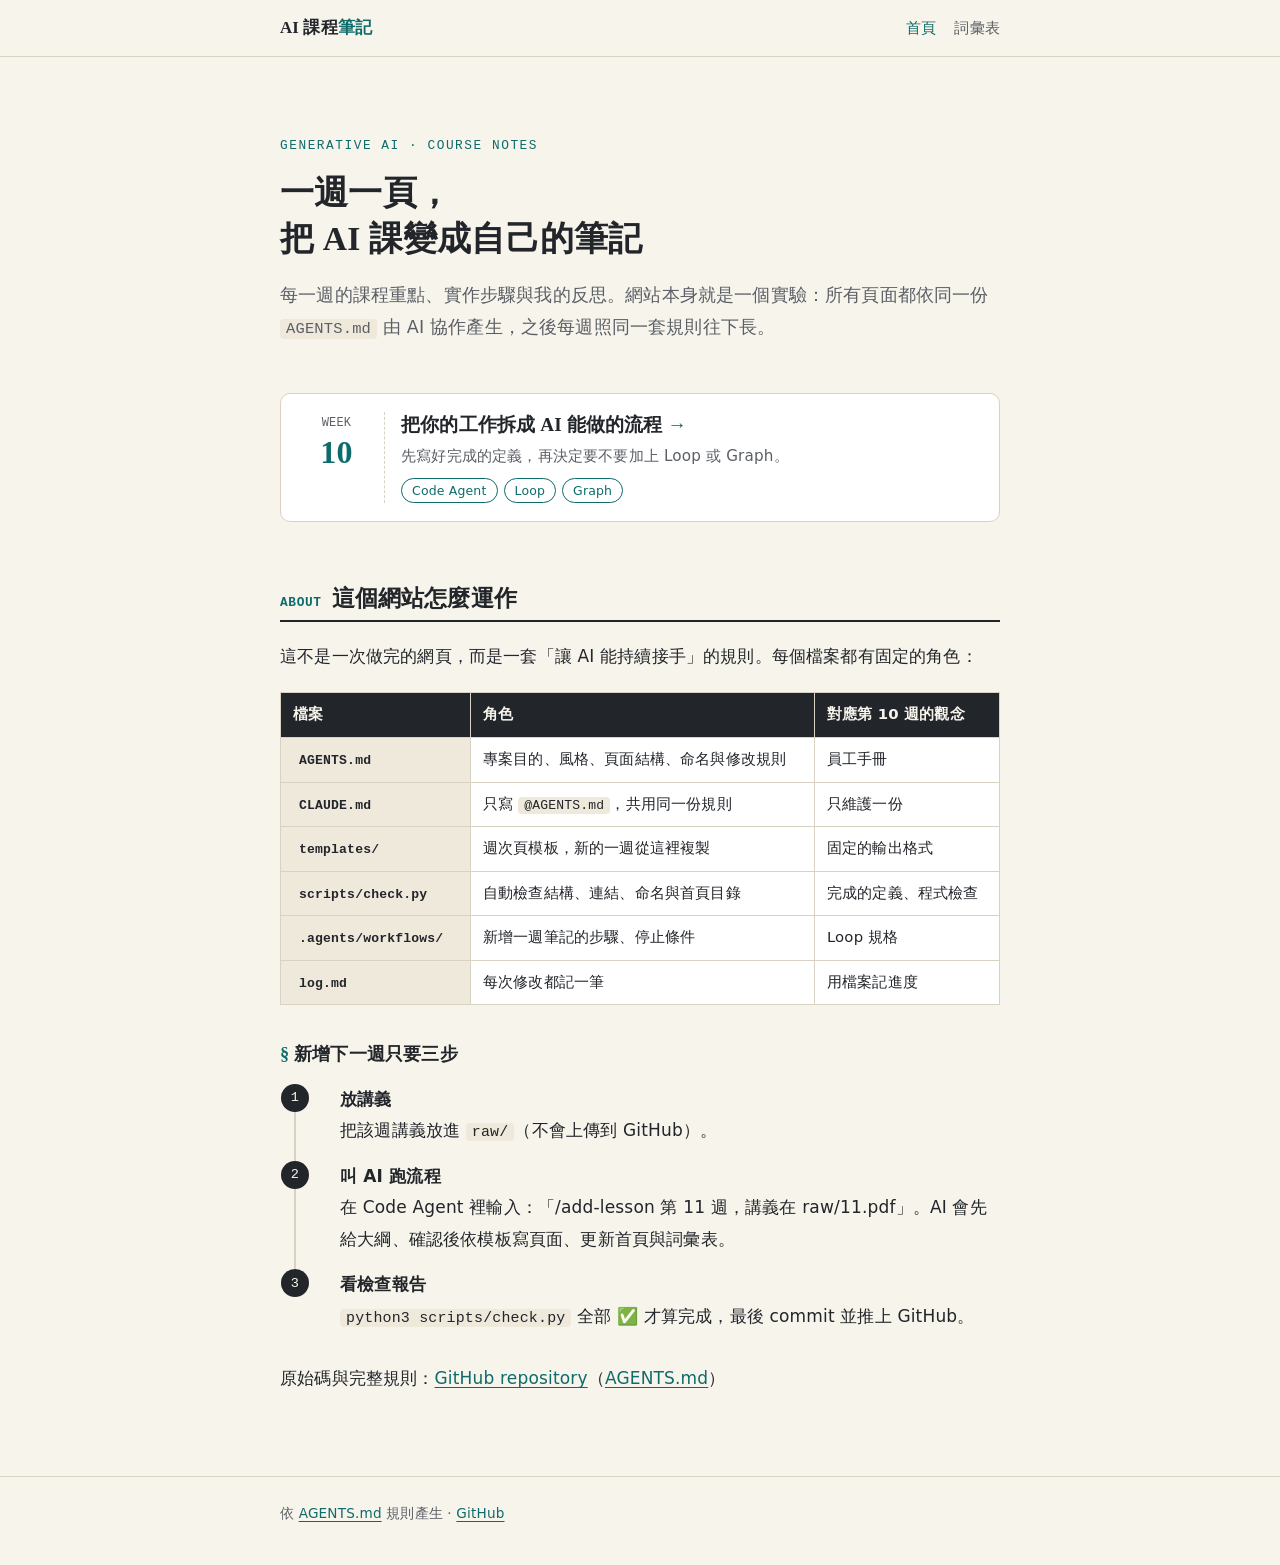
<file: index.html>
<!DOCTYPE html>
<html lang="zh-Hant-TW">
<head>
  <meta charset="utf-8">
  <meta name="viewport" content="width=device-width, initial-scale=1">
  <title>AI 課程筆記｜一週一頁的生成式 AI 課程整理</title>
  <meta name="description" content="生成式 AI 課程的每週筆記，依 AGENTS.md 規則由 AI 協作產生，一週一頁。">
  <link rel="stylesheet" href="assets/style.css">
</head>
<body>
  <header class="site-header">
    <div class="inner">
      <a class="brand" href="index.html">AI 課程<span>筆記</span></a>
      <nav class="site-nav">
        <a href="index.html" aria-current="page">首頁</a>
        <a href="glossary.html">詞彙表</a>
      </nav>
    </div>
  </header>

  <main>
    <div class="home-hero">
      <p class="eyebrow">Generative AI · Course Notes</p>
      <h1>一週一頁，<br>把 AI 課變成自己的筆記</h1>
      <p class="lead">每一週的課程重點、實作步驟與我的反思。網站本身就是一個實驗：所有頁面都依同一份 <code>AGENTS.md</code> 由 AI 協作產生，之後每週照同一套規則往下長。</p>
    </div>

    <ol class="lesson-list">
      <li class="lesson-card" data-week="10">
        <div class="week">WEEK<b>10</b></div>
        <div>
          <h2><a href="lessons/week-10-workflow-design.html">把你的工作拆成 AI 能做的流程</a></h2>
          <p>先寫好完成的定義，再決定要不要加上 Loop 或 Graph。</p>
          <ul class="tags">
            <li>Code Agent</li>
            <li>Loop</li>
            <li>Graph</li>
          </ul>
        </div>
      </li>
    </ol>

    <section id="how">
      <h2><span class="num">ABOUT</span>這個網站怎麼運作</h2>
      <p>這不是一次做完的網頁，而是一套「讓 AI 能持續接手」的規則。每個檔案都有固定的角色：</p>
      <div class="table-wrap">
        <table class="compare">
          <thead>
            <tr><th>檔案</th><th>角色</th><th>對應第 10 週的觀念</th></tr>
          </thead>
          <tbody>
            <tr><th><code>AGENTS.md</code></th><td>專案目的、風格、頁面結構、命名與修改規則</td><td>員工手冊</td></tr>
            <tr><th><code>CLAUDE.md</code></th><td>只寫 <code>@AGENTS.md</code>，共用同一份規則</td><td>只維護一份</td></tr>
            <tr><th><code>templates/</code></th><td>週次頁模板，新的一週從這裡複製</td><td>固定的輸出格式</td></tr>
            <tr><th><code>scripts/check.py</code></th><td>自動檢查結構、連結、命名與首頁目錄</td><td>完成的定義、程式檢查</td></tr>
            <tr><th><code>.agents/workflows/</code></th><td>新增一週筆記的步驟、停止條件</td><td>Loop 規格</td></tr>
            <tr><th><code>log.md</code></th><td>每次修改都記一筆</td><td>用檔案記進度</td></tr>
          </tbody>
        </table>
      </div>

      <h3>新增下一週只要三步</h3>
      <ol class="steps">
        <li><strong>放講義</strong>把該週講義放進 <code>raw/</code>（不會上傳到 GitHub）。</li>
        <li><strong>叫 AI 跑流程</strong>在 Code Agent 裡輸入：「/add-lesson 第 11 週，講義在 raw/11.pdf」。AI 會先給大綱、確認後依模板寫頁面、更新首頁與詞彙表。</li>
        <li><strong>看檢查報告</strong><code>python3 scripts/check.py</code> 全部 ✅ 才算完成，最後 commit 並推上 GitHub。</li>
      </ol>
      <p>原始碼與完整規則：<a href="https://github.com/chrisfang20060717-maker/ai-course-notes">GitHub repository</a>（<a href="https://github.com/chrisfang20060717-maker/ai-course-notes/blob/main/AGENTS.md">AGENTS.md</a>）</p>
    </section>
  </main>

  <footer class="site-footer">
    <div class="inner">
      依 <a href="https://github.com/chrisfang20060717-maker/ai-course-notes/blob/main/AGENTS.md">AGENTS.md</a> 規則產生 ·
      <a href="https://github.com/chrisfang20060717-maker/ai-course-notes">GitHub</a>
    </div>
  </footer>
</body>
</html>
</file>
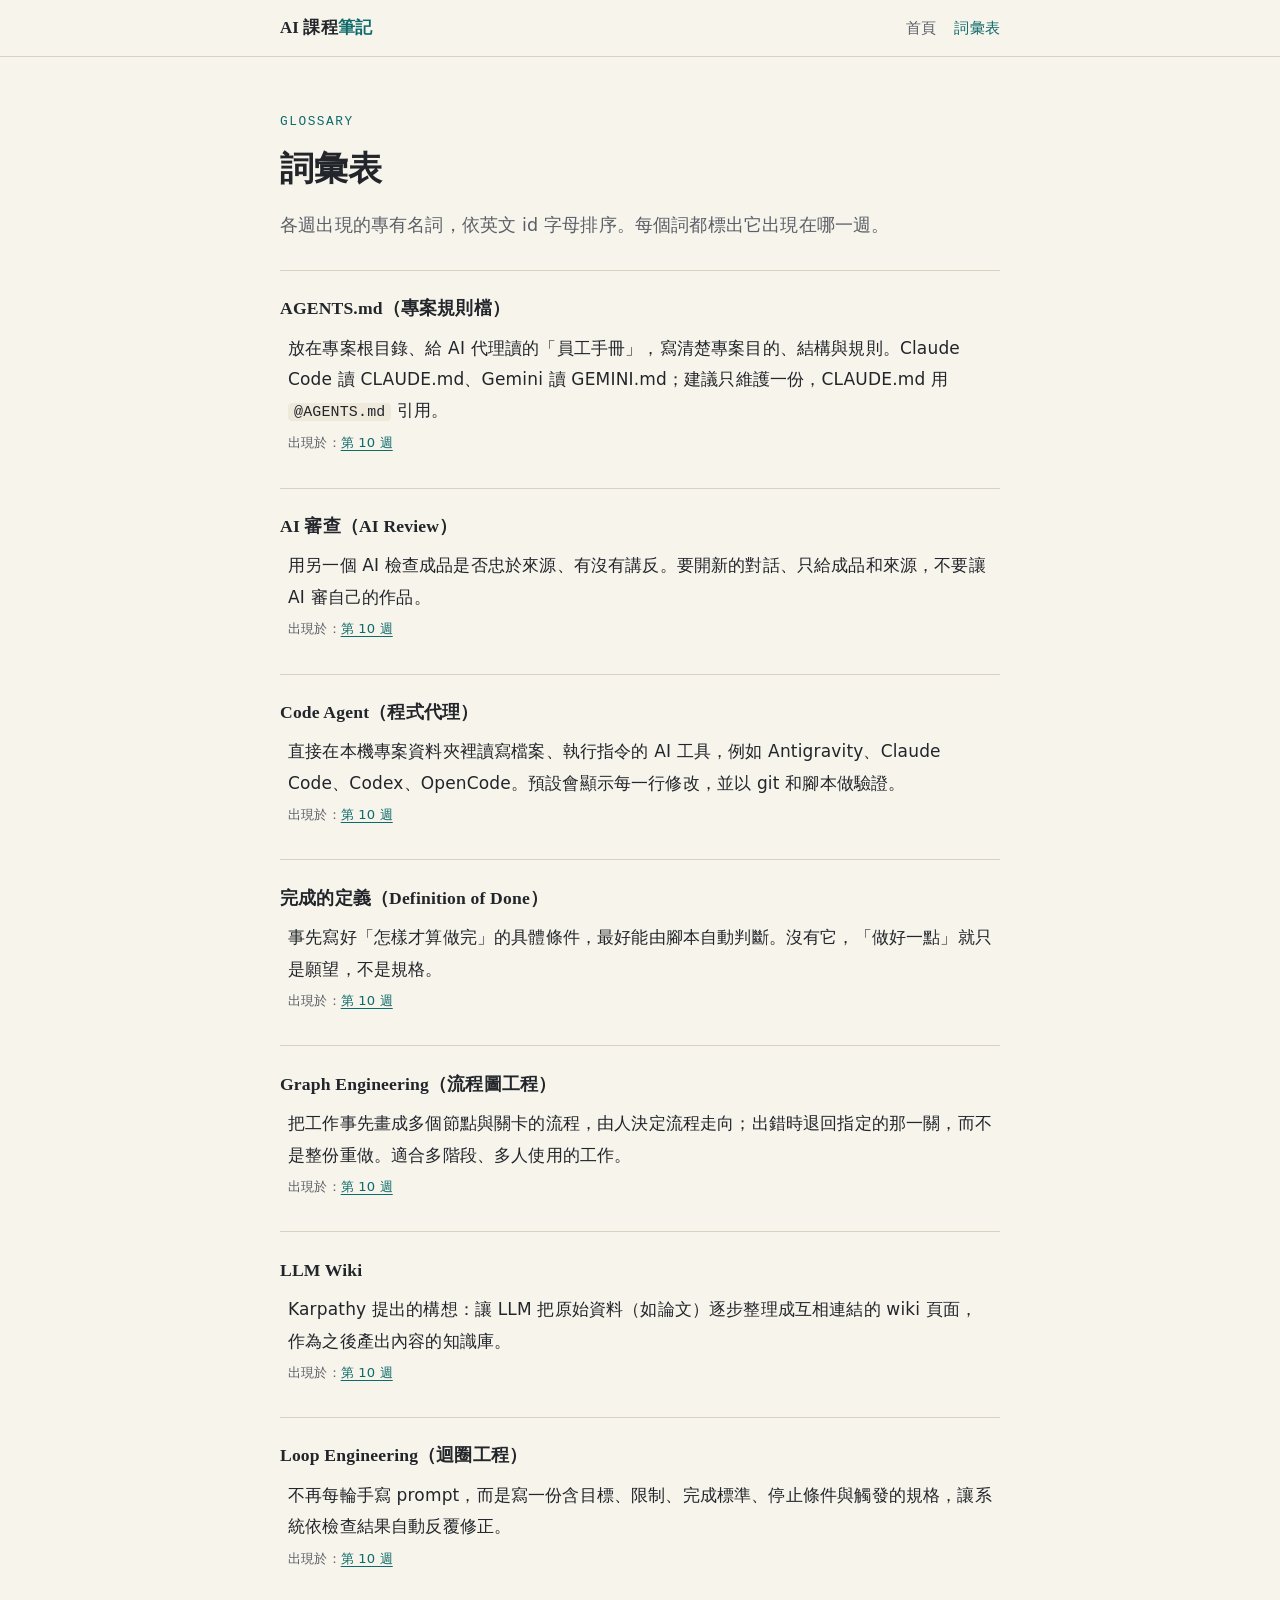
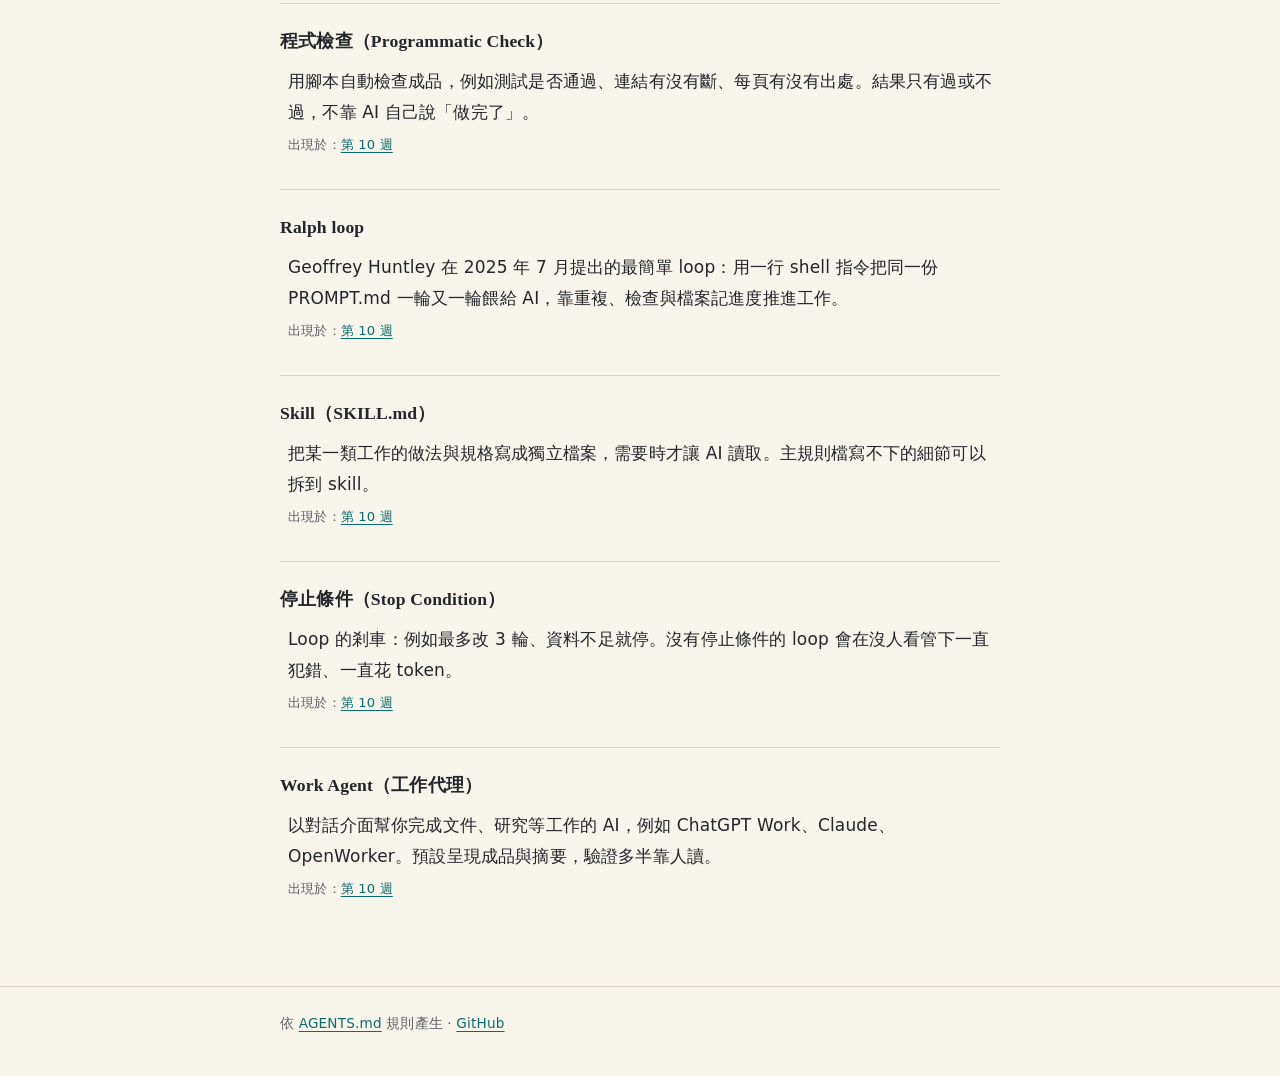
<file: glossary.html>
<!DOCTYPE html>
<html lang="zh-Hant-TW">
<head>
  <meta charset="utf-8">
  <meta name="viewport" content="width=device-width, initial-scale=1">
  <title>詞彙表｜AI 課程筆記</title>
  <meta name="description" content="AI 課程各週出現的專有名詞，用白話解釋並連回出現的週次。">
  <link rel="stylesheet" href="assets/style.css">
</head>
<body>
  <header class="site-header">
    <div class="inner">
      <a class="brand" href="index.html">AI 課程<span>筆記</span></a>
      <nav class="site-nav">
        <a href="index.html">首頁</a>
        <a href="glossary.html" aria-current="page">詞彙表</a>
      </nav>
    </div>
  </header>

  <main>
    <p class="eyebrow">Glossary</p>
    <h1>詞彙表</h1>
    <p class="lead">各週出現的專有名詞，依英文 id 字母排序。每個詞都標出它出現在哪一週。</p>

    <dl class="glossary">
      <dt id="agents-md">AGENTS.md（專案規則檔）</dt>
      <dd>放在專案根目錄、給 AI 代理讀的「員工手冊」，寫清楚專案目的、結構與規則。Claude Code 讀 CLAUDE.md、Gemini 讀 GEMINI.md；建議只維護一份，CLAUDE.md 用 <code>@AGENTS.md</code> 引用。
        <span class="seen-in">出現於：<a href="lessons/week-10-workflow-design.html#concepts">第 10 週</a></span></dd>

      <dt id="ai-review">AI 審查（AI Review）</dt>
      <dd>用另一個 AI 檢查成品是否忠於來源、有沒有講反。要開新的對話、只給成品和來源，不要讓 AI 審自己的作品。
        <span class="seen-in">出現於：<a href="lessons/week-10-workflow-design.html#concepts">第 10 週</a></span></dd>

      <dt id="code-agent">Code Agent（程式代理）</dt>
      <dd>直接在本機專案資料夾裡讀寫檔案、執行指令的 AI 工具，例如 Antigravity、Claude Code、Codex、OpenCode。預設會顯示每一行修改，並以 git 和腳本做驗證。
        <span class="seen-in">出現於：<a href="lessons/week-10-workflow-design.html#concepts">第 10 週</a></span></dd>

      <dt id="definition-of-done">完成的定義（Definition of Done）</dt>
      <dd>事先寫好「怎樣才算做完」的具體條件，最好能由腳本自動判斷。沒有它，「做好一點」就只是願望，不是規格。
        <span class="seen-in">出現於：<a href="lessons/week-10-workflow-design.html#tldr">第 10 週</a></span></dd>

      <dt id="graph-engineering">Graph Engineering（流程圖工程）</dt>
      <dd>把工作事先畫成多個節點與關卡的流程，由人決定流程走向；出錯時退回指定的那一關，而不是整份重做。適合多階段、多人使用的工作。
        <span class="seen-in">出現於：<a href="lessons/week-10-workflow-design.html#concepts">第 10 週</a></span></dd>

      <dt id="llm-wiki">LLM Wiki</dt>
      <dd>Karpathy 提出的構想：讓 LLM 把原始資料（如論文）逐步整理成互相連結的 wiki 頁面，作為之後產出內容的知識庫。
        <span class="seen-in">出現於：<a href="lessons/week-10-workflow-design.html#practice">第 10 週</a></span></dd>

      <dt id="loop-engineering">Loop Engineering（迴圈工程）</dt>
      <dd>不再每輪手寫 prompt，而是寫一份含目標、限制、完成標準、停止條件與觸發的規格，讓系統依檢查結果自動反覆修正。
        <span class="seen-in">出現於：<a href="lessons/week-10-workflow-design.html#concepts">第 10 週</a></span></dd>

      <dt id="programmatic-check">程式檢查（Programmatic Check）</dt>
      <dd>用腳本自動檢查成品，例如測試是否通過、連結有沒有斷、每頁有沒有出處。結果只有過或不過，不靠 AI 自己說「做完了」。
        <span class="seen-in">出現於：<a href="lessons/week-10-workflow-design.html#concepts">第 10 週</a></span></dd>

      <dt id="ralph-loop">Ralph loop</dt>
      <dd>Geoffrey Huntley 在 2025 年 7 月提出的最簡單 loop：用一行 shell 指令把同一份 PROMPT.md 一輪又一輪餵給 AI，靠重複、檢查與檔案記進度推進工作。
        <span class="seen-in">出現於：<a href="lessons/week-10-workflow-design.html#concepts">第 10 週</a></span></dd>

      <dt id="skill">Skill（SKILL.md）</dt>
      <dd>把某一類工作的做法與規格寫成獨立檔案，需要時才讓 AI 讀取。主規則檔寫不下的細節可以拆到 skill。
        <span class="seen-in">出現於：<a href="lessons/week-10-workflow-design.html#practice">第 10 週</a></span></dd>

      <dt id="stop-condition">停止條件（Stop Condition）</dt>
      <dd>Loop 的剎車：例如最多改 3 輪、資料不足就停。沒有停止條件的 loop 會在沒人看管下一直犯錯、一直花 token。
        <span class="seen-in">出現於：<a href="lessons/week-10-workflow-design.html#concepts">第 10 週</a></span></dd>

      <dt id="work-agent">Work Agent（工作代理）</dt>
      <dd>以對話介面幫你完成文件、研究等工作的 AI，例如 ChatGPT Work、Claude、OpenWorker。預設呈現成品與摘要，驗證多半靠人讀。
        <span class="seen-in">出現於：<a href="lessons/week-10-workflow-design.html#concepts">第 10 週</a></span></dd>
    </dl>
  </main>

  <footer class="site-footer">
    <div class="inner">
      依 <a href="https://github.com/chrisfang20060717-maker/ai-course-notes/blob/main/AGENTS.md">AGENTS.md</a> 規則產生 ·
      <a href="https://github.com/chrisfang20060717-maker/ai-course-notes">GitHub</a>
    </div>
  </footer>
</body>
</html>
</file>
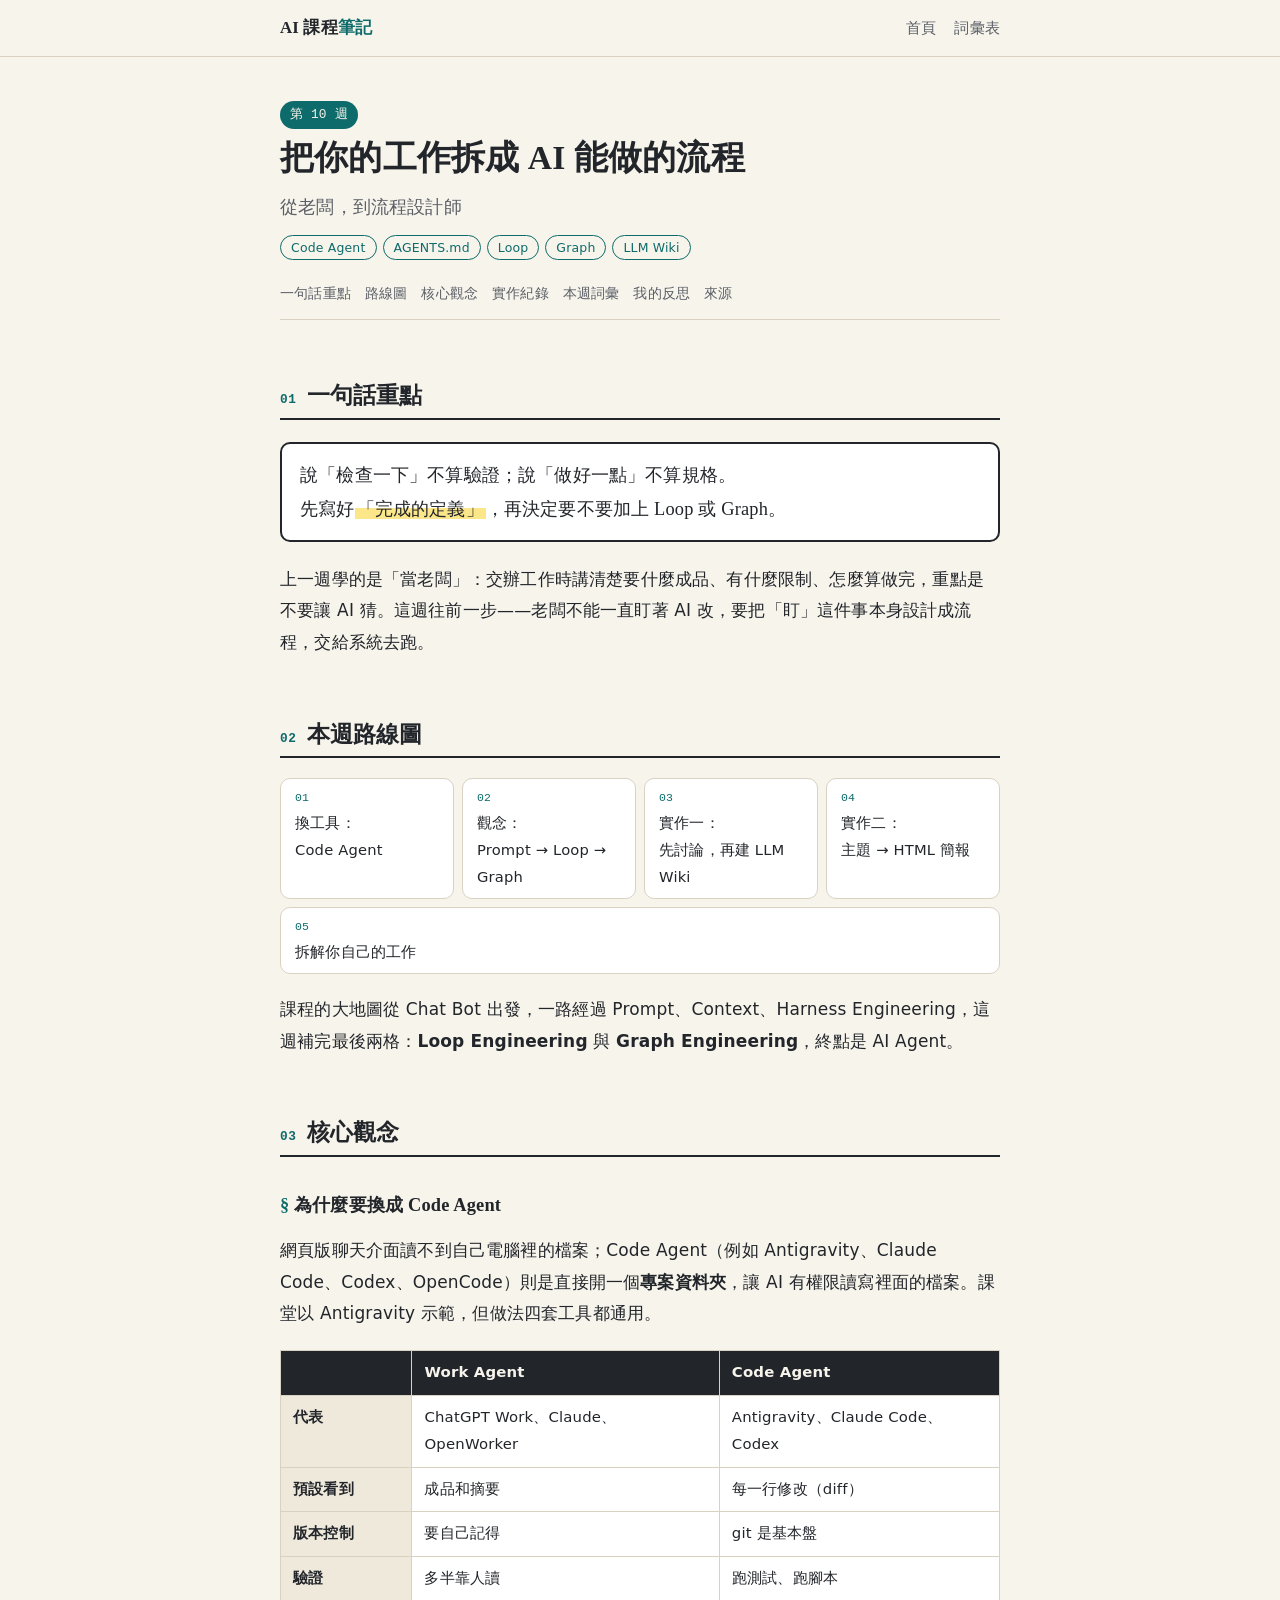
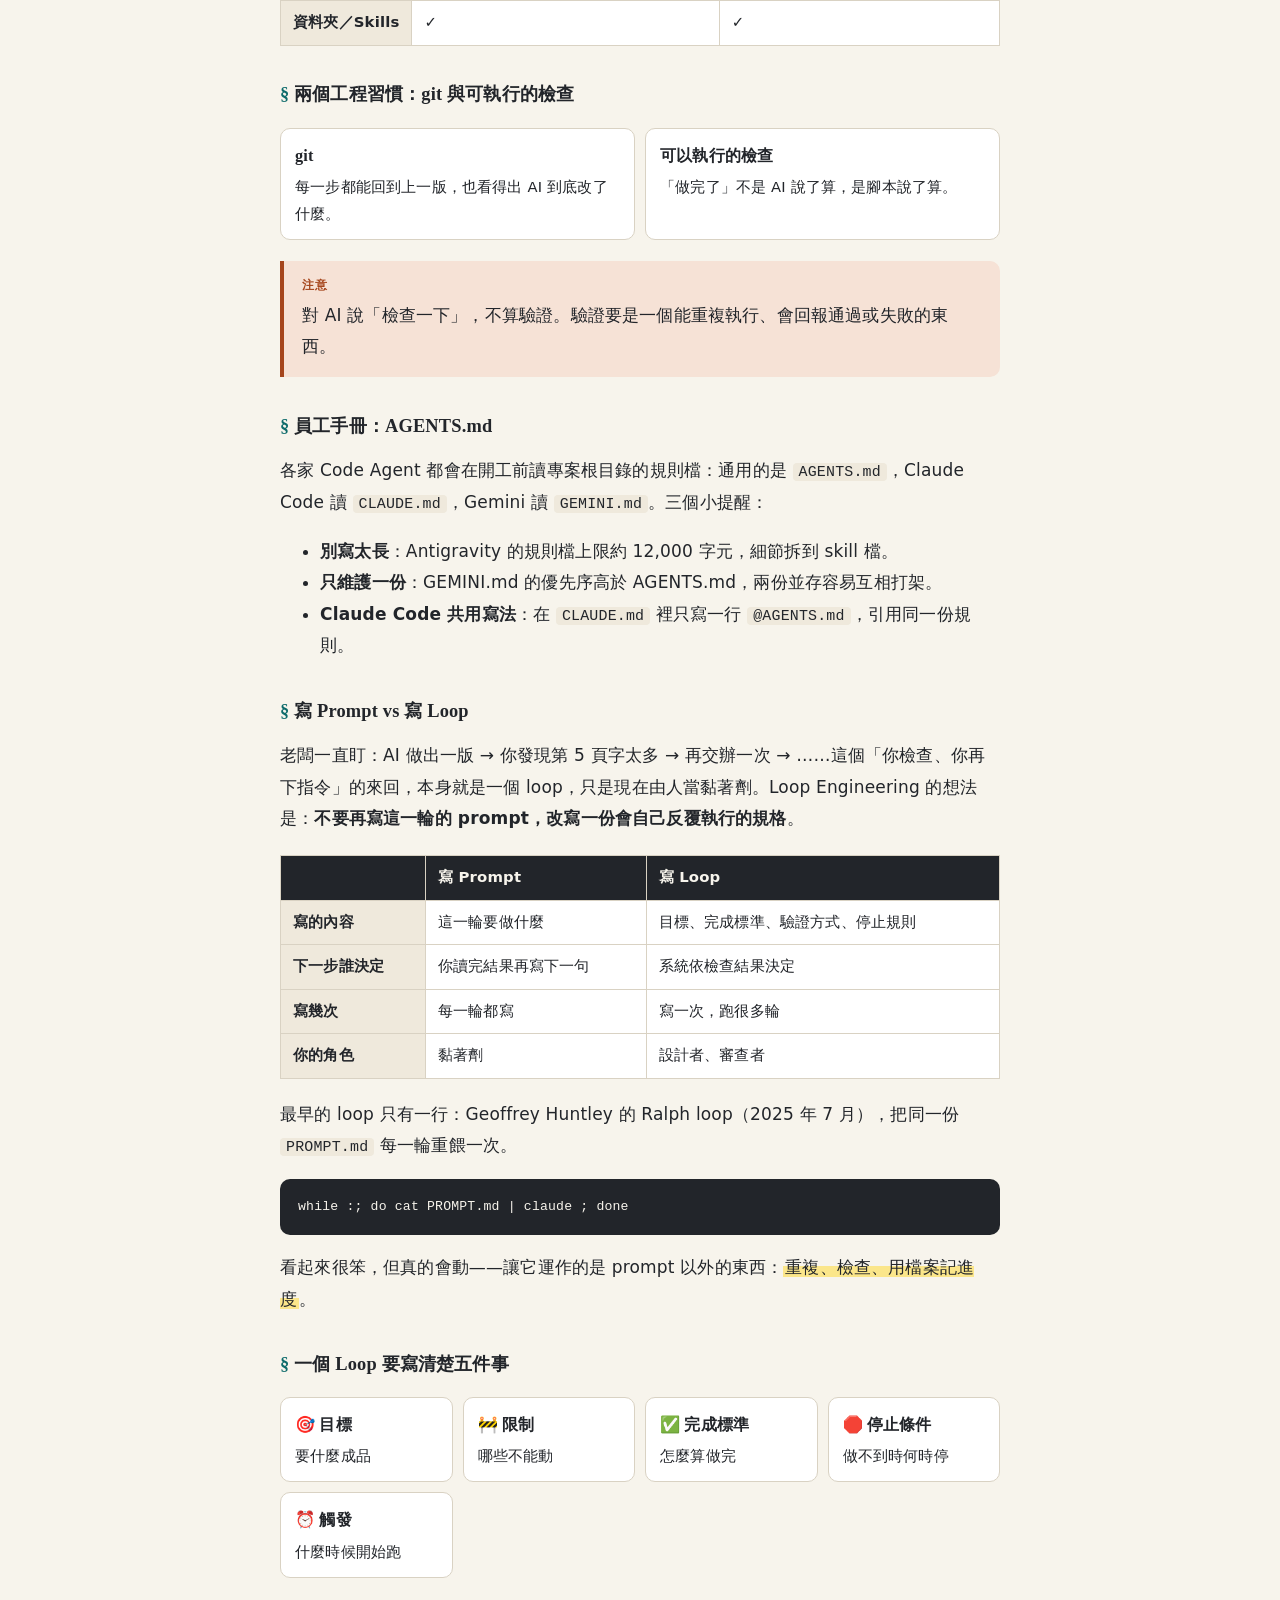
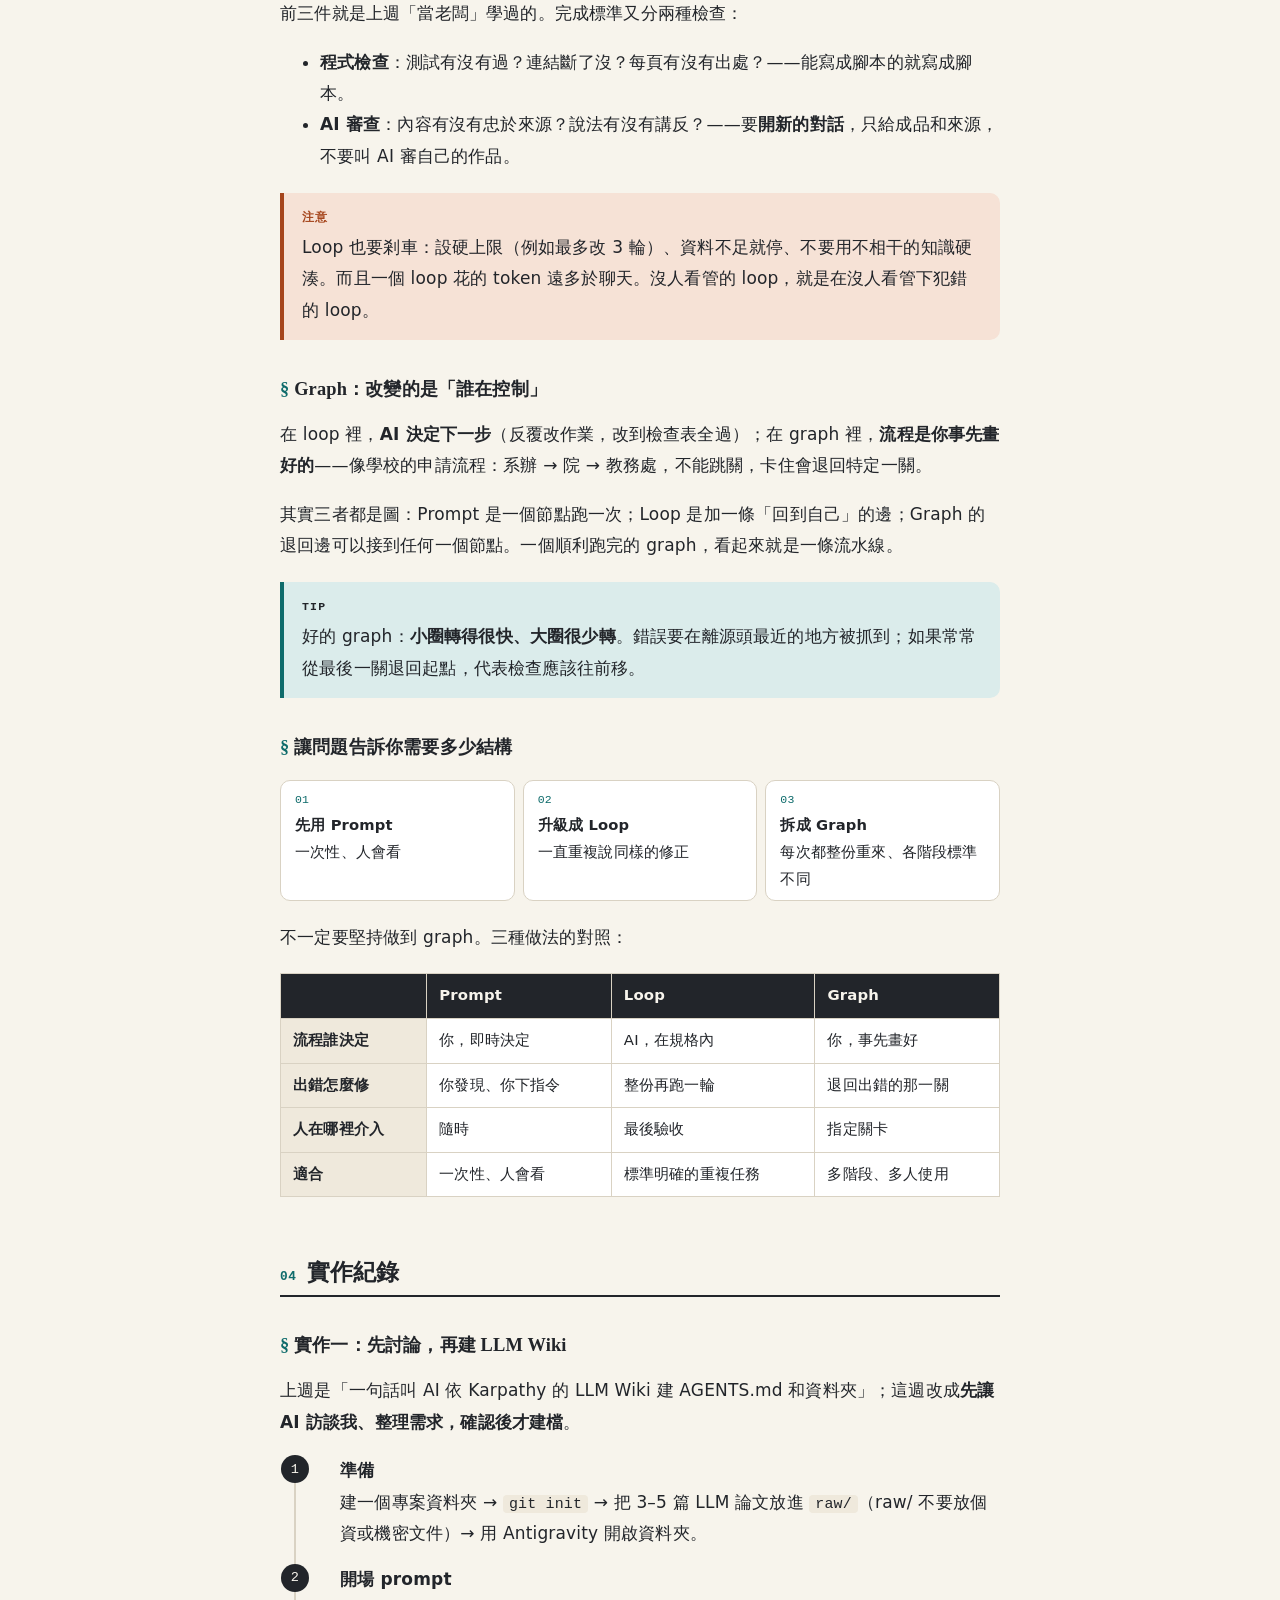
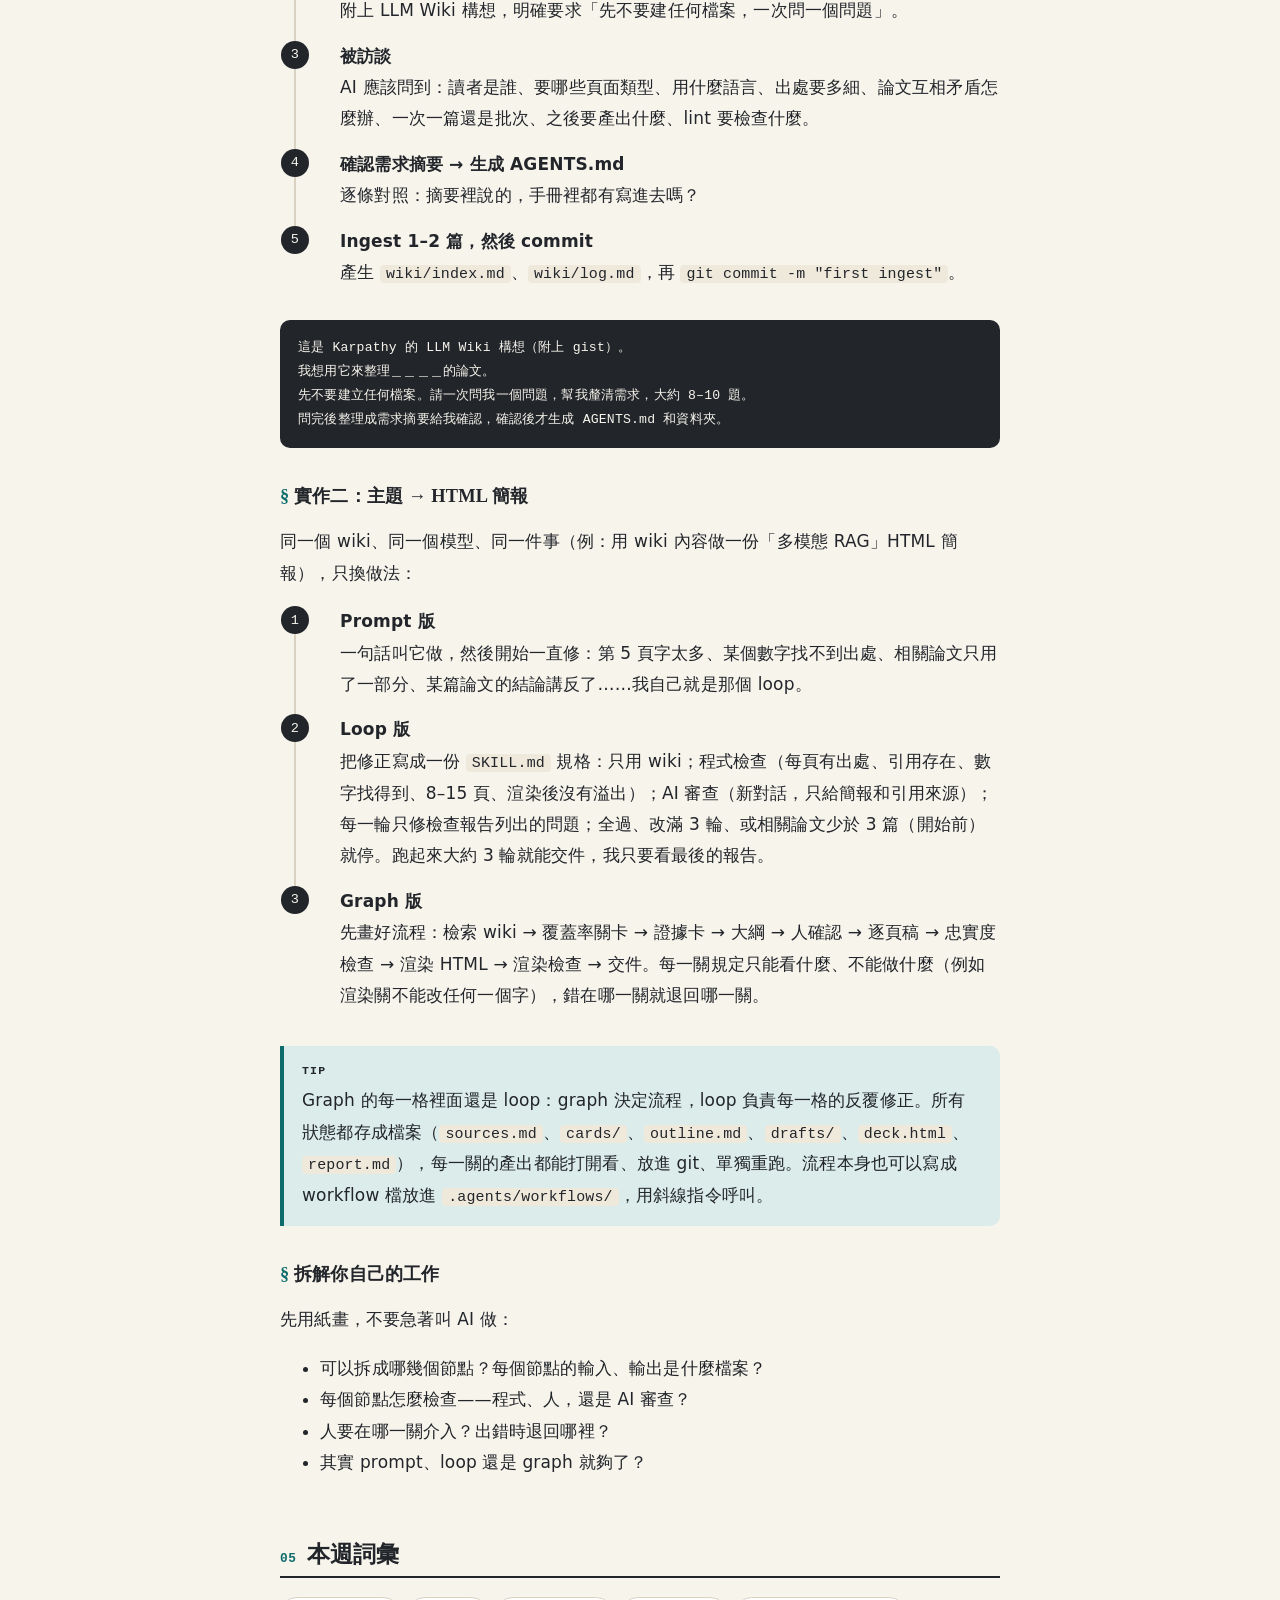
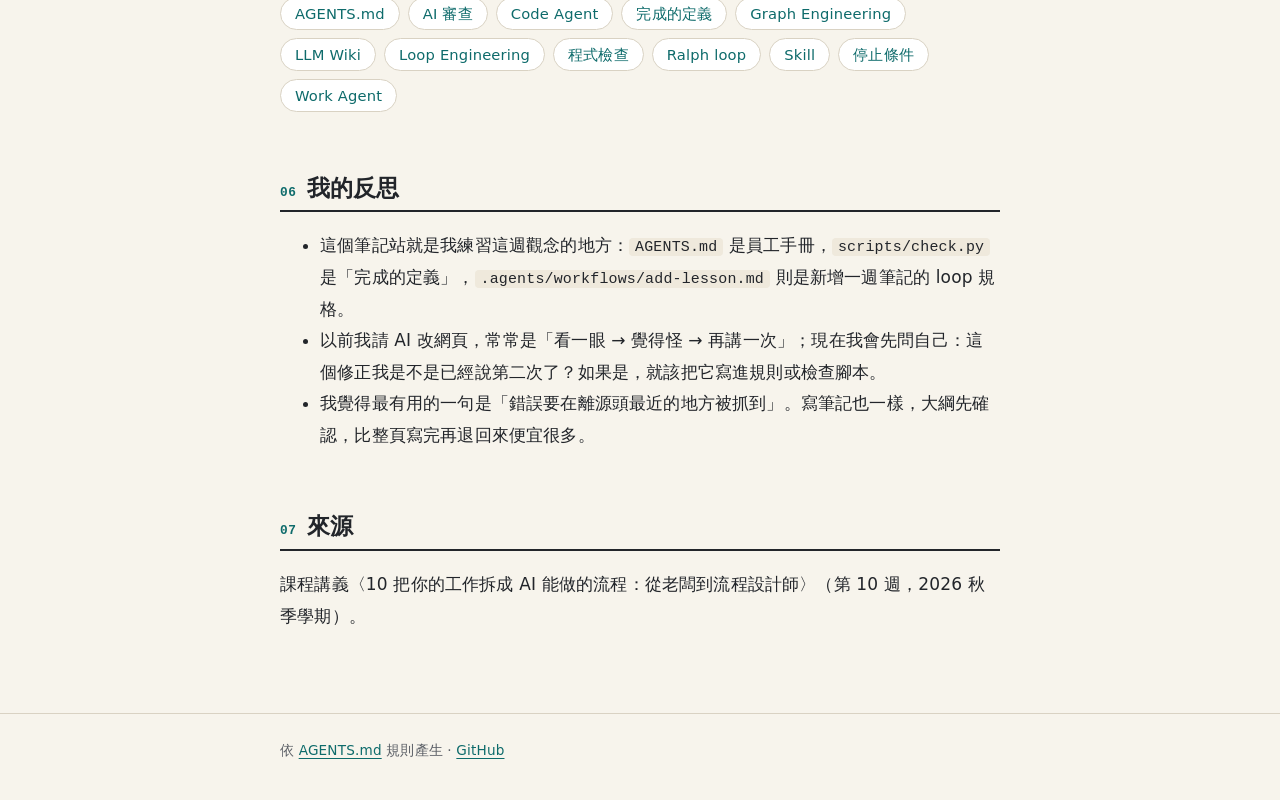
<file: lessons/week-10-workflow-design.html>
<!DOCTYPE html>
<html lang="zh-Hant-TW">
<head>
  <meta charset="utf-8">
  <meta name="viewport" content="width=device-width, initial-scale=1">
  <title>第 10 週｜把你的工作拆成 AI 能做的流程｜AI 課程筆記</title>
  <meta name="description" content="先寫好完成的定義，再決定要不要加上 Loop 或 Graph。">
  <link rel="stylesheet" href="../assets/style.css">
</head>
<body data-week="10">
  <header class="site-header">
    <div class="inner">
      <a class="brand" href="../index.html">AI 課程<span>筆記</span></a>
      <nav class="site-nav">
        <a href="../index.html">首頁</a>
        <a href="../glossary.html">詞彙表</a>
      </nav>
    </div>
  </header>

  <main>
    <div class="lesson-hero">
      <span class="week-badge">第 10 週</span>
      <h1>把你的工作拆成 AI 能做的流程</h1>
      <p class="subtitle">從老闆，到流程設計師</p>
      <ul class="tags">
        <li>Code Agent</li>
        <li>AGENTS.md</li>
        <li>Loop</li>
        <li>Graph</li>
        <li>LLM Wiki</li>
      </ul>
      <ol class="toc">
        <li><a href="#tldr">一句話重點</a></li>
        <li><a href="#roadmap">路線圖</a></li>
        <li><a href="#concepts">核心觀念</a></li>
        <li><a href="#practice">實作紀錄</a></li>
        <li><a href="#terms">本週詞彙</a></li>
        <li><a href="#reflection">我的反思</a></li>
        <li><a href="#source">來源</a></li>
      </ol>
    </div>

    <section id="tldr">
      <h2><span class="num">01</span>一句話重點</h2>
      <div class="callout key">
        <p>說「檢查一下」不算驗證；說「做好一點」不算規格。<br>先寫好<mark>「完成的定義」</mark>，再決定要不要加上 Loop 或 Graph。</p>
      </div>
      <p>上一週學的是「當老闆」：交辦工作時講清楚要什麼成品、有什麼限制、怎麼算做完，重點是不要讓 AI 猜。這週往前一步——老闆不能一直盯著 AI 改，要把「盯」這件事本身設計成流程，交給系統去跑。</p>
    </section>

    <section id="roadmap">
      <h2><span class="num">02</span>本週路線圖</h2>
      <ol class="flow">
        <li>換工具：<br>Code Agent</li>
        <li>觀念：<br>Prompt → Loop → Graph</li>
        <li>實作一：<br>先討論，再建 LLM Wiki</li>
        <li>實作二：<br>主題 → HTML 簡報</li>
        <li>拆解你自己的工作</li>
      </ol>
      <p>課程的大地圖從 Chat Bot 出發，一路經過 Prompt、Context、Harness Engineering，這週補完最後兩格：<strong>Loop Engineering</strong> 與 <strong>Graph Engineering</strong>，終點是 AI Agent。</p>
    </section>

    <section id="concepts">
      <h2><span class="num">03</span>核心觀念</h2>

      <h3>為什麼要換成 Code Agent</h3>
      <p>網頁版聊天介面讀不到自己電腦裡的檔案；Code Agent（例如 Antigravity、Claude Code、Codex、OpenCode）則是直接開一個<strong>專案資料夾</strong>，讓 AI 有權限讀寫裡面的檔案。課堂以 Antigravity 示範，但做法四套工具都通用。</p>
      <div class="table-wrap">
        <table class="compare">
          <thead>
            <tr><th></th><th>Work Agent</th><th>Code Agent</th></tr>
          </thead>
          <tbody>
            <tr><th>代表</th><td>ChatGPT Work、Claude、OpenWorker</td><td>Antigravity、Claude Code、Codex</td></tr>
            <tr><th>預設看到</th><td>成品和摘要</td><td>每一行修改（diff）</td></tr>
            <tr><th>版本控制</th><td>要自己記得</td><td>git 是基本盤</td></tr>
            <tr><th>驗證</th><td>多半靠人讀</td><td>跑測試、跑腳本</td></tr>
            <tr><th>資料夾／Skills</th><td>✓</td><td>✓</td></tr>
          </tbody>
        </table>
      </div>

      <h3>兩個工程習慣：git 與可執行的檢查</h3>
      <div class="card-grid">
        <div class="card"><b>git</b>每一步都能回到上一版，也看得出 AI 到底改了什麼。</div>
        <div class="card"><b>可以執行的檢查</b>「做完了」不是 AI 說了算，是腳本說了算。</div>
      </div>
      <div class="callout warn">
        <p>對 AI 說「檢查一下」，不算驗證。驗證要是一個能重複執行、會回報通過或失敗的東西。</p>
      </div>

      <h3>員工手冊：AGENTS.md</h3>
      <p>各家 Code Agent 都會在開工前讀專案根目錄的規則檔：通用的是 <code>AGENTS.md</code>，Claude Code 讀 <code>CLAUDE.md</code>，Gemini 讀 <code>GEMINI.md</code>。三個小提醒：</p>
      <ul>
        <li><strong>別寫太長</strong>：Antigravity 的規則檔上限約 12,000 字元，細節拆到 skill 檔。</li>
        <li><strong>只維護一份</strong>：GEMINI.md 的優先序高於 AGENTS.md，兩份並存容易互相打架。</li>
        <li><strong>Claude Code 共用寫法</strong>：在 <code>CLAUDE.md</code> 裡只寫一行 <code>@AGENTS.md</code>，引用同一份規則。</li>
      </ul>

      <h3>寫 Prompt vs 寫 Loop</h3>
      <p>老闆一直盯：AI 做出一版 → 你發現第 5 頁字太多 → 再交辦一次 → ……這個「你檢查、你再下指令」的來回，本身就是一個 loop，只是現在由人當黏著劑。Loop Engineering 的想法是：<strong>不要再寫這一輪的 prompt，改寫一份會自己反覆執行的規格</strong>。</p>
      <div class="table-wrap">
        <table class="compare">
          <thead>
            <tr><th></th><th>寫 Prompt</th><th>寫 Loop</th></tr>
          </thead>
          <tbody>
            <tr><th>寫的內容</th><td>這一輪要做什麼</td><td>目標、完成標準、驗證方式、停止規則</td></tr>
            <tr><th>下一步誰決定</th><td>你讀完結果再寫下一句</td><td>系統依檢查結果決定</td></tr>
            <tr><th>寫幾次</th><td>每一輪都寫</td><td>寫一次，跑很多輪</td></tr>
            <tr><th>你的角色</th><td>黏著劑</td><td>設計者、審查者</td></tr>
          </tbody>
        </table>
      </div>
      <p>最早的 loop 只有一行：Geoffrey Huntley 的 Ralph loop（2025 年 7 月），把同一份 <code>PROMPT.md</code> 每一輪重餵一次。</p>
      <pre><code>while :; do cat PROMPT.md | claude ; done</code></pre>
      <p>看起來很笨，但真的會動——讓它運作的是 prompt 以外的東西：<mark>重複、檢查、用檔案記進度</mark>。</p>

      <h3>一個 Loop 要寫清楚五件事</h3>
      <div class="card-grid">
        <div class="card"><b>🎯 目標</b>要什麼成品</div>
        <div class="card"><b>🚧 限制</b>哪些不能動</div>
        <div class="card"><b>✅ 完成標準</b>怎麼算做完</div>
        <div class="card"><b>🛑 停止條件</b>做不到時何時停</div>
        <div class="card"><b>⏰ 觸發</b>什麼時候開始跑</div>
      </div>
      <p>前三件就是上週「當老闆」學過的。完成標準又分兩種檢查：</p>
      <ul>
        <li><strong>程式檢查</strong>：測試有沒有過？連結斷了沒？每頁有沒有出處？——能寫成腳本的就寫成腳本。</li>
        <li><strong>AI 審查</strong>：內容有沒有忠於來源？說法有沒有講反？——要<strong>開新的對話</strong>，只給成品和來源，不要叫 AI 審自己的作品。</li>
      </ul>
      <div class="callout warn">
        <p>Loop 也要剎車：設硬上限（例如最多改 3 輪）、資料不足就停、不要用不相干的知識硬湊。而且一個 loop 花的 token 遠多於聊天。沒人看管的 loop，就是在沒人看管下犯錯的 loop。</p>
      </div>

      <h3>Graph：改變的是「誰在控制」</h3>
      <p>在 loop 裡，<strong>AI 決定下一步</strong>（反覆改作業，改到檢查表全過）；在 graph 裡，<strong>流程是你事先畫好的</strong>——像學校的申請流程：系辦 → 院 → 教務處，不能跳關，卡住會退回特定一關。</p>
      <p>其實三者都是圖：Prompt 是一個節點跑一次；Loop 是加一條「回到自己」的邊；Graph 的退回邊可以接到任何一個節點。一個順利跑完的 graph，看起來就是一條流水線。</p>
      <div class="callout tip">
        <p>好的 graph：<strong>小圈轉得很快、大圈很少轉</strong>。錯誤要在離源頭最近的地方被抓到；如果常常從最後一關退回起點，代表檢查應該往前移。</p>
      </div>

      <h3>讓問題告訴你需要多少結構</h3>
      <ol class="flow">
        <li><strong>先用 Prompt</strong><br>一次性、人會看</li>
        <li><strong>升級成 Loop</strong><br>一直重複說同樣的修正</li>
        <li><strong>拆成 Graph</strong><br>每次都整份重來、各階段標準不同</li>
      </ol>
      <p>不一定要堅持做到 graph。三種做法的對照：</p>
      <div class="table-wrap">
        <table class="compare">
          <thead>
            <tr><th></th><th>Prompt</th><th>Loop</th><th>Graph</th></tr>
          </thead>
          <tbody>
            <tr><th>流程誰決定</th><td>你，即時決定</td><td>AI，在規格內</td><td>你，事先畫好</td></tr>
            <tr><th>出錯怎麼修</th><td>你發現、你下指令</td><td>整份再跑一輪</td><td>退回出錯的那一關</td></tr>
            <tr><th>人在哪裡介入</th><td>隨時</td><td>最後驗收</td><td>指定關卡</td></tr>
            <tr><th>適合</th><td>一次性、人會看</td><td>標準明確的重複任務</td><td>多階段、多人使用</td></tr>
          </tbody>
        </table>
      </div>
    </section>

    <section id="practice">
      <h2><span class="num">04</span>實作紀錄</h2>

      <h3>實作一：先討論，再建 LLM Wiki</h3>
      <p>上週是「一句話叫 AI 依 Karpathy 的 LLM Wiki 建 AGENTS.md 和資料夾」；這週改成<strong>先讓 AI 訪談我、整理需求，確認後才建檔</strong>。</p>
      <ol class="steps">
        <li><strong>準備</strong>建一個專案資料夾 → <code>git init</code> → 把 3–5 篇 LLM 論文放進 <code>raw/</code>（raw/ 不要放個資或機密文件）→ 用 Antigravity 開啟資料夾。</li>
        <li><strong>開場 prompt</strong>附上 LLM Wiki 構想，明確要求「先不要建任何檔案，一次問一個問題」。</li>
        <li><strong>被訪談</strong>AI 應該問到：讀者是誰、要哪些頁面類型、用什麼語言、出處要多細、論文互相矛盾怎麼辦、一次一篇還是批次、之後要產出什麼、lint 要檢查什麼。</li>
        <li><strong>確認需求摘要 → 生成 AGENTS.md</strong>逐條對照：摘要裡說的，手冊裡都有寫進去嗎？</li>
        <li><strong>Ingest 1–2 篇，然後 commit</strong>產生 <code>wiki/index.md</code>、<code>wiki/log.md</code>，再 <code>git commit -m "first ingest"</code>。</li>
      </ol>
      <pre><code>這是 Karpathy 的 LLM Wiki 構想（附上 gist）。
我想用它來整理＿＿＿＿的論文。
先不要建立任何檔案。請一次問我一個問題，幫我釐清需求，大約 8–10 題。
問完後整理成需求摘要給我確認，確認後才生成 AGENTS.md 和資料夾。</code></pre>

      <h3>實作二：主題 → HTML 簡報</h3>
      <p>同一個 wiki、同一個模型、同一件事（例：用 wiki 內容做一份「多模態 RAG」HTML 簡報），只換做法：</p>
      <ol class="steps">
        <li><strong>Prompt 版</strong>一句話叫它做，然後開始一直修：第 5 頁字太多、某個數字找不到出處、相關論文只用了一部分、某篇論文的結論講反了……我自己就是那個 loop。</li>
        <li><strong>Loop 版</strong>把修正寫成一份 <code>SKILL.md</code> 規格：只用 wiki；程式檢查（每頁有出處、引用存在、數字找得到、8–15 頁、渲染後沒有溢出）；AI 審查（新對話，只給簡報和引用來源）；每一輪只修檢查報告列出的問題；全過、改滿 3 輪、或相關論文少於 3 篇（開始前）就停。跑起來大約 3 輪就能交件，我只要看最後的報告。</li>
        <li><strong>Graph 版</strong>先畫好流程：檢索 wiki → 覆蓋率關卡 → 證據卡 → 大綱 → 人確認 → 逐頁稿 → 忠實度檢查 → 渲染 HTML → 渲染檢查 → 交件。每一關規定只能看什麼、不能做什麼（例如渲染關不能改任何一個字），錯在哪一關就退回哪一關。</li>
      </ol>
      <div class="callout tip">
        <p>Graph 的每一格裡面還是 loop：graph 決定流程，loop 負責每一格的反覆修正。所有狀態都存成檔案（<code>sources.md</code>、<code>cards/</code>、<code>outline.md</code>、<code>drafts/</code>、<code>deck.html</code>、<code>report.md</code>），每一關的產出都能打開看、放進 git、單獨重跑。流程本身也可以寫成 workflow 檔放進 <code>.agents/workflows/</code>，用斜線指令呼叫。</p>
      </div>

      <h3>拆解你自己的工作</h3>
      <p>先用紙畫，不要急著叫 AI 做：</p>
      <ul>
        <li>可以拆成哪幾個節點？每個節點的輸入、輸出是什麼檔案？</li>
        <li>每個節點怎麼檢查——程式、人，還是 AI 審查？</li>
        <li>人要在哪一關介入？出錯時退回哪裡？</li>
        <li>其實 prompt、loop 還是 graph 就夠了？</li>
      </ul>
    </section>

    <section id="terms">
      <h2><span class="num">05</span>本週詞彙</h2>
      <ul class="chips">
        <li><a href="../glossary.html#agents-md">AGENTS.md</a></li>
        <li><a href="../glossary.html#ai-review">AI 審查</a></li>
        <li><a href="../glossary.html#code-agent">Code Agent</a></li>
        <li><a href="../glossary.html#definition-of-done">完成的定義</a></li>
        <li><a href="../glossary.html#graph-engineering">Graph Engineering</a></li>
        <li><a href="../glossary.html#llm-wiki">LLM Wiki</a></li>
        <li><a href="../glossary.html#loop-engineering">Loop Engineering</a></li>
        <li><a href="../glossary.html#programmatic-check">程式檢查</a></li>
        <li><a href="../glossary.html#ralph-loop">Ralph loop</a></li>
        <li><a href="../glossary.html#skill">Skill</a></li>
        <li><a href="../glossary.html#stop-condition">停止條件</a></li>
        <li><a href="../glossary.html#work-agent">Work Agent</a></li>
      </ul>
    </section>

    <section id="reflection">
      <h2><span class="num">06</span>我的反思</h2>
      <ul>
        <li>這個筆記站就是我練習這週觀念的地方：<code>AGENTS.md</code> 是員工手冊，<code>scripts/check.py</code> 是「完成的定義」，<code>.agents/workflows/add-lesson.md</code> 則是新增一週筆記的 loop 規格。</li>
        <li>以前我請 AI 改網頁，常常是「看一眼 → 覺得怪 → 再講一次」；現在我會先問自己：這個修正我是不是已經說第二次了？如果是，就該把它寫進規則或檢查腳本。</li>
        <li>我覺得最有用的一句是「錯誤要在離源頭最近的地方被抓到」。寫筆記也一樣，大綱先確認，比整頁寫完再退回來便宜很多。</li>
      </ul>
    </section>

    <section id="source">
      <h2><span class="num">07</span>來源</h2>
      <p>課程講義〈10 把你的工作拆成 AI 能做的流程：從老闆到流程設計師〉（第 10 週，2026 秋季學期）。</p>
    </section>
  </main>

  <footer class="site-footer">
    <div class="inner">
      依 <a href="https://github.com/chrisfang20060717-maker/ai-course-notes/blob/main/AGENTS.md">AGENTS.md</a> 規則產生 ·
      <a href="https://github.com/chrisfang20060717-maker/ai-course-notes">GitHub</a>
    </div>
  </footer>
</body>
</html>
</file>
<file: assets/style.css>
/* =========================================================
   AI 課程筆記站 — 全站唯一樣式表
   規則：顏色只能用 :root 變數；新規則只能加在檔案最下方。
   ========================================================= */

:root {
  --paper: #f7f4ec;
  --paper-2: #efe9dc;
  --ink: #22252a;
  --ink-soft: #5b5f66;
  --line: #d9d2c3;
  --accent: #0e6b6b;
  --accent-soft: #dbeceb;
  --marker: #fbe68a;
  --warn: #a5451c;
  --warn-soft: #f6e2d6;

  --serif: "Songti TC", "Noto Serif TC", "Noto Serif CJK TC", "PMingLiU", serif;
  --sans: "PingFang TC", "Noto Sans TC", "Noto Sans CJK TC", "Microsoft JhengHei", system-ui, sans-serif;
  --mono: "SF Mono", "JetBrains Mono", Menlo, Consolas, monospace;

  --measure: 760px;
  --radius: 10px;
}

* { box-sizing: border-box; }

html { -webkit-text-size-adjust: 100%; scroll-behavior: smooth; }

body {
  margin: 0;
  background: var(--paper);
  color: var(--ink);
  font-family: var(--sans);
  font-size: 17px;
  line-height: 1.85;
  letter-spacing: 0.01em;
}

a { color: var(--accent); text-underline-offset: 3px; }
a:hover { text-decoration-thickness: 2px; }

mark { background: linear-gradient(transparent 45%, var(--marker) 45%); color: inherit; padding: 0 2px; }

code, pre { font-family: var(--mono); font-size: 0.88em; }
code { background: var(--paper-2); padding: 1px 6px; border-radius: 4px; }
pre {
  background: var(--ink);
  color: var(--paper);
  padding: 16px 18px;
  border-radius: var(--radius);
  overflow-x: auto;
  line-height: 1.6;
  white-space: pre-wrap;
}
pre code { background: none; padding: 0; color: inherit; }

/* ---------- 外框 ---------- */
.site-header {
  border-bottom: 1px solid var(--line);
  background: var(--paper);
  position: sticky;
  top: 0;
  z-index: 10;
}
.site-header .inner,
.site-footer .inner,
main {
  max-width: var(--measure);
  margin: 0 auto;
  padding: 0 20px;
}
.site-header .inner {
  display: flex;
  justify-content: space-between;
  align-items: center;
  height: 56px;
}
.brand {
  font-family: var(--serif);
  font-weight: 700;
  font-size: 1.05rem;
  color: var(--ink);
  text-decoration: none;
}
.brand span { color: var(--accent); }
.site-nav { display: flex; gap: 18px; font-size: 0.95rem; }
.site-nav a { color: var(--ink-soft); text-decoration: none; }
.site-nav a:hover, .site-nav a[aria-current="page"] { color: var(--accent); }

main { padding-top: 40px; padding-bottom: 64px; }

.site-footer {
  border-top: 1px solid var(--line);
  color: var(--ink-soft);
  font-size: 0.85rem;
  padding: 24px 0 40px;
}

/* ---------- 標題 ---------- */
h1, h2, h3 { font-family: var(--serif); line-height: 1.35; font-weight: 700; }
h1 { font-size: 2.1rem; margin: 0.2em 0 0.3em; }
h2 {
  font-size: 1.45rem;
  margin: 2.6em 0 0.8em;
  padding-bottom: 6px;
  border-bottom: 2px solid var(--ink);
  display: flex;
  align-items: baseline;
  gap: 10px;
}
h2 .num { font-family: var(--mono); font-size: 0.8rem; color: var(--accent); letter-spacing: 0.05em; }
h3 { font-size: 1.15rem; margin: 2em 0 0.5em; }
h3::before { content: "§ "; color: var(--accent); }

/* ---------- 首頁 ---------- */
.home-hero { padding: 24px 0 8px; }
.eyebrow {
  font-family: var(--mono);
  font-size: 0.8rem;
  letter-spacing: 0.12em;
  text-transform: uppercase;
  color: var(--accent);
}
.lead { font-size: 1.1rem; color: var(--ink-soft); }

.lesson-list { list-style: none; padding: 0; margin: 24px 0; display: grid; gap: 16px; }
.lesson-card {
  display: grid;
  grid-template-columns: 84px 1fr;
  gap: 16px;
  background: #fff;
  border: 1px solid var(--line);
  border-radius: var(--radius);
  padding: 18px 20px;
  transition: transform 0.15s, box-shadow 0.15s;
}
.lesson-card:hover { transform: translateY(-2px); box-shadow: 0 6px 18px rgba(34, 37, 42, 0.08); }
.lesson-card .week {
  font-family: var(--mono);
  font-size: 0.75rem;
  color: var(--ink-soft);
  text-align: center;
  border-right: 1px dashed var(--line);
  padding-right: 12px;
}
.lesson-card .week b { display: block; font-size: 2rem; line-height: 1.1; color: var(--accent); font-family: var(--serif); }
.lesson-card h2 { font-size: 1.2rem; margin: 0 0 4px; border: 0; padding: 0; display: block; }
.lesson-card h2 a { color: var(--ink); text-decoration: none; }
.lesson-card h2 a::after { content: " →"; color: var(--accent); }
.lesson-card p { margin: 0 0 8px; color: var(--ink-soft); font-size: 0.95rem; }

/* ---------- 週次頁頁首 ---------- */
.lesson-hero { padding-bottom: 12px; border-bottom: 1px solid var(--line); }
.week-badge {
  display: inline-block;
  font-family: var(--mono);
  font-size: 0.8rem;
  background: var(--accent);
  color: var(--paper);
  padding: 2px 10px;
  border-radius: 999px;
}
.subtitle { font-size: 1.1rem; color: var(--ink-soft); margin: 0 0 12px; }

.tags { list-style: none; padding: 0; margin: 0; display: flex; flex-wrap: wrap; gap: 6px; }
.tags li {
  font-size: 0.78rem;
  color: var(--accent);
  border: 1px solid var(--accent);
  border-radius: 999px;
  padding: 0 10px;
}

/* 頁內目錄 */
.toc {
  margin: 20px 0 0;
  font-size: 0.9rem;
  display: flex;
  flex-wrap: wrap;
  gap: 4px 14px;
  list-style: none;
  padding: 0;
}
.toc a { color: var(--ink-soft); text-decoration: none; }
.toc a:hover { color: var(--accent); }

/* ---------- 元件 ---------- */
.callout {
  border-left: 4px solid var(--accent);
  background: var(--accent-soft);
  padding: 14px 18px;
  border-radius: 0 var(--radius) var(--radius) 0;
  margin: 1.2em 0;
}
.callout > :first-child { margin-top: 0; }
.callout > :last-child { margin-bottom: 0; }
.callout.key { background: #fff; border: 2px solid var(--ink); border-radius: var(--radius); font-family: var(--serif); font-size: 1.15rem; }
.callout.tip::before { content: "TIP"; }
.callout.warn { border-left-color: var(--warn); background: var(--warn-soft); }
.callout.warn::before { content: "注意"; color: var(--warn); }
.callout.tip::before, .callout.warn::before {
  display: block;
  font-family: var(--mono);
  font-size: 0.72rem;
  letter-spacing: 0.1em;
  font-weight: 700;
  margin-bottom: 4px;
}

.flow { list-style: none; padding: 0; margin: 1.2em 0; display: flex; flex-wrap: wrap; align-items: stretch; gap: 8px; counter-reset: flow; }
.flow li {
  counter-increment: flow;
  background: #fff;
  border: 1px solid var(--line);
  border-radius: var(--radius);
  padding: 8px 14px;
  font-size: 0.92rem;
  position: relative;
  flex: 1 1 140px;
}
.flow li::before { content: counter(flow, decimal-leading-zero); display: block; font-family: var(--mono); font-size: 0.72rem; color: var(--accent); }

.steps { padding-left: 0; list-style: none; counter-reset: step; }
.steps li { counter-increment: step; position: relative; padding: 0 0 14px 44px; border-left: 2px solid var(--line); margin-left: 14px; }
.steps li:last-child { border-left-color: transparent; }
.steps li::before {
  content: counter(step);
  position: absolute;
  left: -15px;
  top: 0;
  width: 28px;
  height: 28px;
  border-radius: 50%;
  background: var(--ink);
  color: var(--paper);
  font-family: var(--mono);
  font-size: 0.85rem;
  display: grid;
  place-items: center;
}
.steps li strong { display: block; }

.table-wrap { overflow-x: auto; margin: 1.2em 0; }
table.compare { width: 100%; border-collapse: collapse; font-size: 0.93rem; background: #fff; min-width: 520px; }
table.compare th, table.compare td { border: 1px solid var(--line); padding: 8px 12px; text-align: left; vertical-align: top; }
table.compare thead th { background: var(--ink); color: var(--paper); font-weight: 600; }
table.compare tbody th { background: var(--paper-2); white-space: nowrap; }

.card-grid { display: grid; grid-template-columns: repeat(auto-fit, minmax(150px, 1fr)); gap: 10px; margin: 1.2em 0; }
.card { background: #fff; border: 1px solid var(--line); border-radius: var(--radius); padding: 12px 14px; font-size: 0.92rem; }
.card b { display: block; font-family: var(--serif); font-size: 1.02rem; margin-bottom: 2px; }

.chips { list-style: none; padding: 0; display: flex; flex-wrap: wrap; gap: 8px; }
.chips a {
  display: inline-block;
  background: #fff;
  border: 1px solid var(--line);
  border-radius: 999px;
  padding: 2px 14px;
  text-decoration: none;
  font-size: 0.92rem;
}
.chips a:hover { border-color: var(--accent); }

/* ---------- 詞彙表 ---------- */
.glossary dt {
  font-family: var(--serif);
  font-weight: 700;
  font-size: 1.1rem;
  margin-top: 1.6em;
  padding-top: 1.2em;
  border-top: 1px solid var(--line);
  scroll-margin-top: 70px;
}
.glossary dt:target { color: var(--accent); }
.glossary dt:target + dd { background: var(--accent-soft); }
.glossary dd { margin: 4px 0 0; padding: 4px 8px; border-radius: 6px; }
.seen-in { display: block; font-size: 0.82rem; color: var(--ink-soft); margin-top: 4px; }

section { scroll-margin-top: 70px; }

@media (max-width: 560px) {
  body { font-size: 16px; }
  h1 { font-size: 1.7rem; }
  .lesson-card { grid-template-columns: 1fr; }
  .lesson-card .week { border-right: 0; text-align: left; padding: 0; }
  .lesson-card .week b { display: inline; font-size: 1.3rem; margin-left: 6px; }
}

/* ---------- 追加規則請寫在這條線以下（並記錄於 log.md） ---------- */
</file>
